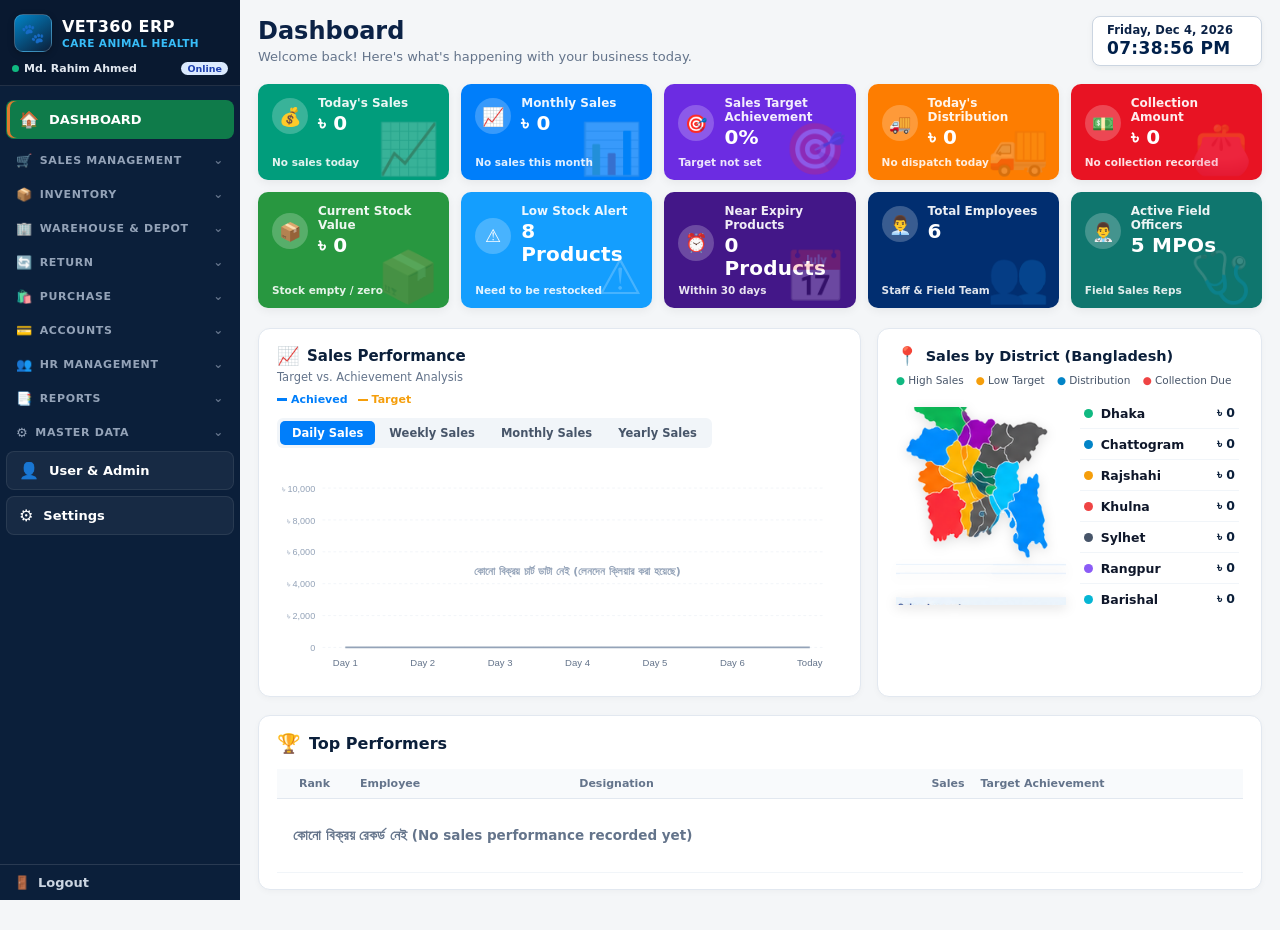
<file: index.html>
<!DOCTYPE html>
<html lang="en">
<head>
  <meta charset="UTF-8" />
  <meta name="viewport" content="width=device-width, initial-scale=1" />
  <title>CARE ANIMAL HEALTH — VET360 ERP</title>
  <link rel="stylesheet" href="style.css?v=inv-89" />
</head>
<body>
  <div id="login" class="login">
    <form class="lcard" id="login-form" autocomplete="off">
      <h1 id="login-co-name">CARE ANIMAL HEALTH</h1>
      <div class="tag" id="login-erp-tag">VET360 ERP</div>
      <p class="sub">Veterinary Pharmaceutical Management System</p>
      <label class="fld">User ID<input id="u" value="admin" autocomplete="off" /></label>
      <label class="fld">Password<input id="p" type="password" value="Vet360#Admin" autocomplete="new-password" /></label>
      <div class="err" id="err"></div>
      <button class="btn p block" type="submit">Sign In</button>
      <div class="hint">admin / Vet360#Admin<br/>manager / Vet360#Mgr<br/>mpo / Vet360#Mpo</div>
      <div style="margin-top:14px;text-align:center">
        <a href="care-animal-health-vet360-trial.zip" download="care-animal-health-vet360-trial.zip" style="color:#38bdf8;font-size:12px;font-weight:700;text-decoration:none;display:inline-flex;align-items:center;gap:6px">
          <span>📥</span> Download Full Client ZIP Package
        </a>
      </div>
    </form>
  </div>

  <div id="app" class="app hidden">
    <aside>
      <div class="sidebar-brand-box">
        <div style="display:flex;align-items:center;gap:10px;padding:14px 14px 10px">
          <div class="sys-badge-icon" id="aside-sys-logo">
            <span>🐾</span>
          </div>
          <div>
            <b style="font-size:16px;font-weight:900;color:#fff;letter-spacing:.03em;display:block;line-height:1.2">VET360 ERP</b>
            <span style="font-size:10.5px;color:#38bdf8;font-weight:700;letter-spacing:.04em;text-transform:uppercase;display:block" id="aside-sys-subtitle">CARE ANIMAL HEALTH</span>
          </div>
        </div>
        <div style="padding:0 12px 10px;display:flex;justify-content:space-between;align-items:center;font-size:11px;color:#94a3b8;border-bottom:1px solid rgba(255,255,255,0.1)">
          <span style="display:flex;align-items:center;gap:5px;overflow:hidden;text-overflow:ellipsis;white-space:nowrap;max-width:145px">
            <span style="width:7px;height:7px;border-radius:50%;background:#10b981;display:inline-block;flex:none"></span>
            <span id="who-mini" style="color:#e2e8f0;font-weight:600">Md. Rahim Ahmed</span>
          </span>
          <span class="pill pb" style="font-size:9.5px;padding:1px 6px">Online</span>
        </div>
      </div>
      <nav id="nav"></nav>
      <div class="st" style="display:none">
        <span id="who"></span>
      </div>
      <div class="sidebar-footer" style="padding:10px 14px;border-top:1px solid rgba(255,255,255,0.12);margin-top:auto">
        <a href="#" class="nav-logout-btn" onclick="return V.logout()" style="display:flex;align-items:center;gap:8px;color:#cbd5e1;text-decoration:none;font-size:13px;font-weight:700">
          <span>🚪</span> Logout
        </a>
      </div>
    </aside>
    <main>
      <div id="hdr-preview" style="display:none"></div>
      <div class="page" id="page"></div>
    </main>
    <button id="btn-out" style="display:none" onclick="V.logout()"></button>
  </div>
  <div id="modal"></div>
  <div class="toast" id="toast"></div>
  <div id="print-root" class="print-root hidden"></div>
  <script src="app.js?v=inv-89"></script>
</body>
</html>
</file>
<file: style.css>
:root{
  --navy:#0B1F3A; --navy2:#071525; --brand:#0F7B4A; --teal:#148F77; --accent:#E07A2F;
  --bg:#F4F6F8; --card:#fff; --ink:#0f172a; --muted:#64748b; --line:#e2e8f0;
}
*{box-sizing:border-box;margin:0;padding:0}
html,body{min-height:100%;font-family:Inter,system-ui,Segoe UI,sans-serif;background:var(--bg);color:var(--ink)}
button,input,select,textarea{font:inherit} button{cursor:pointer}
.hidden{display:none!important} img{max-width:100%}
.login{min-height:100vh;display:grid;place-items:center;background:var(--navy);padding:20px}
.lcard{background:#fff;width:min(440px,100%);padding:28px;border-radius:16px;box-shadow:0 24px 70px rgba(0,0,0,.35)}
.lcard h1{font-size:18px;letter-spacing:.04em}
.tag{color:var(--brand);font-weight:800;margin:4px 0 10px}
label.fld{display:grid;gap:4px;font-size:12px;font-weight:700;color:var(--muted);margin-top:10px}
input,select,textarea{border:1px solid var(--line);border-radius:8px;padding:9px 10px;background:#fff}
.btn{border:1px solid var(--line);background:#fff;border-radius:8px;padding:8px 12px;font-weight:700;font-size:13px}
.btn.p{background:var(--brand);color:#fff;border:0}
.btn.d{background:#fee2e2;color:#991b1b;border:0}
.btn.block{width:100%;margin-top:14px;padding:11px}
.err{color:#b91c1c;font-size:13px;margin-top:8px}
.hint{font-size:12px;background:#f8fafc;border-radius:8px;padding:10px;margin-top:12px;line-height:1.5}
.app{display:flex;min-height:100vh}
aside{width:240px;background:var(--navy);color:#dbe4ef;display:flex;flex-direction:column;position:sticky;top:0;height:100vh;overflow:auto;flex-shrink:0}
.logo{padding:14px 14px 12px;border-bottom:1px solid #ffffff1a}
.logo b{display:block;font-size:12px;letter-spacing:.04em;color:#fff}
.logo span{color:#4ade80;font-size:12px;font-weight:700}
nav{padding:8px 6px;flex:1}
.nav-dash-link{display:block;color:#fff;text-decoration:none;padding:9px 12px;border-radius:8px;font-size:13px;margin-bottom:6px;background:rgba(255,255,255,0.05);border:1px solid rgba(255,255,255,0.08);transition:all .12s ease}
.nav-dash-link:hover{background:rgba(255,255,255,0.12)}
.nav-dash-link.on{background:var(--brand);color:#fff;box-shadow:inset 3px 0 0 var(--accent);font-weight:700;border-color:transparent}
.sec.sec-toggle{cursor:pointer;display:flex;justify-content:space-between;align-items:center;user-select:none;padding:8px 10px;border-radius:7px;margin:4px 0 2px;font-size:11px;letter-spacing:.06em;font-weight:800;text-transform:uppercase;color:#94a3b8;transition:all .15s ease}
.sec.sec-toggle:hover{background:rgba(255,255,255,0.08);color:#fff}
.sec.sec-toggle.open{color:#f1f5f9;background:rgba(255,255,255,0.04)}
.sec.sec-toggle .sec-title{display:flex;align-items:center;gap:7px}
.sec.sec-toggle .sec-ico{font-size:13px;line-height:1}
.sec.sec-toggle .sec-arrow{font-size:9.5px;color:#64748b;transition:transform .15s ease}
.sec.sec-toggle.open .sec-arrow{color:#cbd5e1}
.sec-items{padding-left:4px;margin-bottom:5px}
.sec-items a{display:block;color:#cbd5e1;text-decoration:none;padding:6.5px 10px 6.5px 16px;border-radius:6px;font-size:12.5px;margin:1.5px 0;transition:all .12s ease}
.sec-items a:hover{background:rgba(255,255,255,0.09);color:#fff}
.sec-items a.on{background:var(--brand);color:#fff;box-shadow:inset 3px 0 0 var(--accent);font-weight:700}
.nav-sub-group{margin:1.5px 0}
.nav-sub-head{display:flex;justify-content:space-between;align-items:center;color:#cbd5e1;text-decoration:none;padding:6.5px 10px 6.5px 16px;border-radius:6px;font-size:12.5px;transition:background .12s ease}
.nav-sub-head:hover{background:rgba(255,255,255,0.09);color:#fff}
.nav-sub-head.on{background:rgba(15,123,74,0.45);color:#fff;font-weight:700;box-shadow:inset 3px 0 0 var(--accent)}
.nav-sub-head .sub-arrow{font-size:9.5px;opacity:0.85}
.nav-sub-list{padding-left:8px;margin-left:20px;border-left:2px solid rgba(255,255,255,0.18);margin-top:2px;margin-bottom:4px}
.nav-sub-link{display:block;color:#cbd5e1;text-decoration:none;padding:5px 8px;border-radius:5px;font-size:12px;margin:1.5px 0;transition:all .12s ease}
.nav-sub-link:hover{background:rgba(255,255,255,0.1);color:#fff}
.nav-sub-link.on{background:var(--brand);color:#fff;box-shadow:inset 3px 0 0 var(--accent);font-weight:700}
.sub-prefix{opacity:0.7;margin-right:4px;font-family:monospace}
.filter-bar-card{background:#fff;border:1px solid #e2e8f0;border-radius:10px;padding:12px 16px;margin-bottom:16px;box-shadow:0 1px 3px rgba(0,0,0,0.04)}
.filter-bar-grid{display:flex;gap:12px;flex-wrap:wrap;align-items:flex-end}
.filter-bar-grid label.fld{margin:0;gap:4px}
.filter-bar-grid label.fld span{font-size:11.5px;font-weight:700;color:#334155}
.filter-bar-grid input[type="date"],.filter-bar-grid input[type="text"],.filter-bar-grid select{padding:7px 10px;font-size:13px;border:1px solid #cbd5e1;border-radius:6px}
.btn-filter-search{background:#2563eb!important;color:#fff!important;border:none!important;padding:8px 18px!important;font-weight:700!important;font-size:13px!important;border-radius:6px!important;display:inline-flex;align-items:center;gap:6px;cursor:pointer}
.btn-filter-search:hover{background:#1d4ed8!important}

.sidebar-brand-box{background:rgba(0,0,0,0.18);margin-bottom:6px}
.sys-badge-icon{width:38px;height:38px;border-radius:9px;background:linear-gradient(145deg,#0284c7,#0B1F3A);color:#fff;display:grid;place-items:center;font-size:19px;border:1px solid rgba(255,255,255,0.22);box-shadow:0 2px 6px rgba(0,0,0,0.25);flex:none}

/* ---------- Model Dashboard Styles (Care Animal Health) ---------- */
.top-header-wrap{background:#fff;border-bottom:1px solid #e2e8f0;position:sticky;top:0;z-index:25}
.top-ribbons{display:flex;width:100%;font-size:11px;font-weight:700;color:#fff;text-align:center;line-height:1.35}
.top-ribbons>div{padding:5px 12px}

.dash-kpis-grid{display:grid;grid-template-columns:repeat(5,1fr);gap:12px;margin-bottom:20px}
@media(max-width:1400px){.dash-kpis-grid{grid-template-columns:repeat(5,1fr)}}
@media(max-width:1180px){.dash-kpis-grid{grid-template-columns:repeat(3,1fr)}}
@media(max-width:768px){.dash-kpis-grid{grid-template-columns:repeat(2,1fr)}}
@media(max-width:480px){.dash-kpis-grid{grid-template-columns:1fr}}

.kpi-card-vibrant{border-radius:10px;padding:12px 14px;color:#fff;position:relative;overflow:hidden;box-shadow:0 3px 10px rgba(0,0,0,0.06);display:flex;flex-direction:column;justify-content:space-between;min-height:96px;transition:transform .15s ease,box-shadow .15s ease}
.kpi-card-vibrant:hover{transform:translateY(-2px);box-shadow:0 6px 16px rgba(0,0,0,0.12)}
.kpi-card-vibrant .kpi-head{display:flex;align-items:center;gap:10px;margin-bottom:2px}
.kpi-card-vibrant .kpi-icon-badge{width:36px;height:36px;border-radius:50%;background:rgba(255,255,255,0.22);display:grid;place-items:center;font-size:18px;font-weight:900;color:#fff;flex:none}
.kpi-card-vibrant .kpi-title{font-size:12px;font-weight:600;color:rgba(255,255,255,0.92);line-height:1.2}
.kpi-card-vibrant .kpi-value{font-size:20px;font-weight:900;color:#fff;line-height:1.15;margin:2px 0 2px;letter-spacing:.01em}
.kpi-card-vibrant .kpi-trend{font-size:10.5px;font-weight:700;color:rgba(255,255,255,0.88);display:flex;align-items:center;gap:3px}
.kpi-card-vibrant .kpi-watermark{position:absolute;right:10px;bottom:6px;font-size:50px;opacity:0.22;pointer-events:none;line-height:1}

.dash-middle-grid{display:grid;grid-template-columns:1.22fr 0.78fr;gap:16px;margin-bottom:18px}
@media(max-width:1100px){.dash-middle-grid{grid-template-columns:1fr}}

.chart-card,.map-card,.table-card{background:#fff;border:1px solid #e2e8f0;border-radius:12px;padding:16px 18px;box-shadow:0 2px 6px rgba(0,0,0,0.03)}

.btn-chart-tab{background:transparent;border:none;padding:5px 12px;font-size:11.5px;font-weight:700;color:#475569;border-radius:5px;cursor:pointer;transition:all .12s}
.btn-chart-tab.active,.btn-chart-tab:hover{background:#007efa;color:#fff}

.dist-item{display:flex;justify-content:space-between;align-items:center;padding:7px 4px;border-bottom:1px solid #f1f5f9;font-size:12.5px}
.dist-item:last-child{border-bottom:none}
.dist-dot{width:9px;height:9px;border-radius:50%;display:inline-block;margin-right:8px}

.perf-progress-bar{width:100%;height:8px;background:#e2e8f0;border-radius:99px;overflow:hidden;margin-top:4px}
.perf-progress-fill{height:100%;background:#10b981;border-radius:99px}
.rank-badge{width:24px;height:24px;border-radius:6px;display:grid;place-items:center;font-size:12px;font-weight:800;color:#fff}

.dash-clock-card{background:#fff;border:1.5px solid #cbd5e1;border-radius:8px;padding:6px 14px;box-shadow:0 2px 6px rgba(0,0,0,0.05);text-align:left;user-select:none;min-width:170px}
.dash-clock-date{font-size:11.5px;font-weight:700;color:#0b2246;margin-bottom:2px;letter-spacing:.01em}
.dash-clock-time{font-size:17px;font-weight:900;color:#00204a;letter-spacing:.02em;line-height:1.15;font-variant-numeric:tabular-nums}

.st{padding:10px 12px 14px;font-size:11px;border-top:1px solid #ffffff1a;line-height:1.5}
main{flex:1;min-width:0}
.top{background:#fff;border-bottom:1px solid var(--line);padding:10px 16px;display:flex;justify-content:space-between;gap:8px;flex-wrap:wrap;align-items:center}
.top b{display:block;font-size:14px}
.ok{color:var(--brand);font-weight:700;font-size:12px}
.page{padding:16px 18px 40px}
.hrow{display:flex;justify-content:space-between;gap:10px;flex-wrap:wrap;margin-bottom:12px;align-items:flex-start}
.hrow h2{font-size:22px}
.sub{color:var(--muted);font-size:13px}
.kpis{display:grid;grid-template-columns:repeat(auto-fill,minmax(190px,1fr));gap:10px;margin-bottom:12px}
.kpi{background:#fff;border:1px solid #e8eef3;border-radius:12px;padding:12px}
.kpi s{display:block;text-decoration:none;font-size:11px;color:var(--muted);font-weight:700}
.kpi b{display:block;margin-top:4px;font-size:17px;font-variant-numeric:tabular-nums;font-weight:800}
.kpi em{display:block;font-style:normal;font-size:11px;color:var(--brand);margin-top:4px}
.kpi .row{display:flex;gap:10px;align-items:flex-start}
.ico{width:36px;height:36px;border-radius:10px;display:grid;place-items:center;flex:none;font-size:16px}
.tabs{display:flex;gap:6px;flex-wrap:wrap}
.tabs button.on{background:var(--brand);color:#fff;border-color:transparent}
.dash4{display:grid;grid-template-columns:1.2fr 1fr .9fr 1fr;gap:10px;margin-bottom:10px}
.leg{display:flex;gap:10px;font-size:11px;color:var(--muted)}
.dot{width:8px;height:8px;border-radius:50%;display:inline-block;margin-right:4px}
.alert-row{display:flex;justify-content:space-between;align-items:center;padding:8px 0;border-bottom:1px solid #f1f5f9;font-size:13px;cursor:pointer}
.mdg{display:grid;grid-template-columns:1fr 1fr;gap:6px;font-size:12px}
.mdg div{background:#f8fafc;border-radius:8px;padding:8px}
.mdg b{display:block;font-size:16px}
.card h3{font-size:14px;margin-bottom:8px;display:flex;justify-content:space-between;align-items:center}
.card{background:#fff;border:1px solid #e8eef3;border-radius:12px;padding:14px;margin-bottom:10px}
.grid2{display:grid;grid-template-columns:1fr 1fr;gap:10px}
table.data{width:100%;border-collapse:collapse;font-size:13px}
table.data th{text-align:left;font-size:11px;color:var(--muted);padding:8px;border-bottom:1px solid var(--line)}
table.data td{padding:8px;border-bottom:1px solid #f1f5f9;vertical-align:middle}
.num{text-align:right;font-variant-numeric:tabular-nums}
.pill{display:inline-block;padding:2px 8px;border-radius:99px;font-size:11px;font-weight:700}
.pg{background:#dcfce7;color:#166534}.pa{background:#ffedd5;color:#9a3412}.pr{background:#fee2e2;color:#991b1b}.pb{background:#dbeafe;color:#1e40af}
.bar{display:flex;gap:8px;flex-wrap:wrap;margin-bottom:10px}
.modalbg{position:fixed;inset:0;background:#07152599;display:grid;place-items:center;z-index:40;padding:16px}
.modal{background:#fff;border-radius:14px;width:min(760px,100%);max-height:90vh;overflow:auto;padding:16px}
.modal.wide{width:min(980px,100%)}
#hdr-preview{display:none!important}
.combo{position:relative}
.combo > input{width:100%;padding-right:28px}
.combo-list{display:none;position:absolute;left:0;top:100%;z-index:9999;min-width:340px;max-width:480px;background:#fff;border:1.5px solid var(--navy);border-radius:8px;max-height:240px;overflow:auto;box-shadow:0 12px 36px rgba(11,31,58,.28)}
.combo-list.on{display:block}
.combo-item{padding:8px 10px;cursor:pointer;font-size:12.5px;color:var(--ink);border-bottom:1px solid #f1f5f9}
.combo-item:hover,.combo-item.on{background:#f0fdf4}
.combo-item small{display:block;color:var(--muted);font-size:11px}
.combo-empty{padding:8px 10px;font-size:12px;color:var(--muted)}
.invlines, .invlines td, .invlines tr{overflow:visible}
.combo-arrow{position:absolute;right:6px;top:8px;border:0;background:transparent;color:var(--muted);font-size:11px;padding:2px 4px;z-index:2}
.stk-tip{position:fixed;z-index:85;background:#0B1F3A;color:#fff;padding:8px 10px;border-radius:8px;font-size:12px;line-height:1.45;pointer-events:none;display:none;box-shadow:0 10px 28px rgba(0,0,0,.28);max-width:280px}
.stk-tip.on{display:block}
.stk-tip.out{background:#7f1d1d}
.stk-tip b{color:#4ade80}
.fg{display:grid;grid-template-columns:1fr 1fr;gap:8px}
.span2{grid-column:span 2}
.toast{position:fixed;bottom:16px;left:50%;transform:translateX(-50%);background:var(--navy);color:#fff;padding:10px 14px;border-radius:8px;opacity:0;transition:.2s;z-index:50}
.toast.on{opacity:1}
.qa{display:grid;grid-template-columns:1fr 1fr;gap:8px}
.topr{display:flex;gap:8px;align-items:center;flex-wrap:wrap}
.chip{border:1px solid var(--line);border-radius:8px;padding:6px 8px;font-size:12px;background:#f8fafc}
.prog{height:6px;background:#ffffff22;border-radius:99px;margin:6px 0}
.prog i{display:block;height:100%;width:99.98%;background:var(--brand);border-radius:99px}
.hdrp div{padding:6px 16px;font-size:12px}
.lines{width:100%}
.lines input{width:70px}
.warn{background:#fff7ed;border:1px solid #fed7aa;padding:10px;border-radius:8px;font-size:13px;color:#9a3412;margin:8px 0}
.qa button{text-align:left;padding:10px;border-radius:8px;border:1px solid var(--line);background:#f8fafc;font-weight:700;font-size:12px}
.inv-top{display:grid;grid-template-columns:1.15fr 1fr;gap:12px}
.inv-co{font-size:13px;line-height:1.55;color:#334155}
.inv-co b.nm{display:block;font-size:18px;color:var(--navy);margin-bottom:4px}
.inv-co .muted{color:var(--muted);font-size:12px}
table.invlines{min-width:1100px;font-size:12px;table-layout:fixed;border-collapse:collapse;width:100%}
table.invlines th{white-space:nowrap;padding:7px 5px;background:#f1f5f9;color:var(--navy);font-weight:700;border:1px solid #e2e8f0;box-sizing:border-box}
table.invlines td{padding:5px 4px;vertical-align:middle;border:1px solid #e2e8f0;overflow:visible;box-sizing:border-box}
table.invlines input,table.invlines select{width:100%;padding:6px 6px;min-width:0;box-sizing:border-box}
table.invlines .wqty{width:100%} table.invlines .wamt{width:100%;font-weight:700}
.stk{color:var(--brand);font-size:11px;font-weight:700;white-space:nowrap}
.stk.low{color:#b45309} .stk.out{color:#b91c1c}
.stk-under{display:block;margin-top:4px;font-size:11px;font-weight:700;color:var(--brand);line-height:1.35;white-space:normal}
.invsum{width:min(400px,100%);margin-left:auto;background:#f8fafc;border:1px solid var(--line);border-radius:12px;padding:12px 14px}
.invsum .r{display:flex;justify-content:space-between;align-items:center;gap:12px;padding:5px 0;font-size:13px}
.invsum .r input{width:150px;text-align:right}
.invsum .r.g{font-weight:800;border-top:2px solid var(--navy);margin-top:8px;padding-top:10px;font-size:15px}
.inv-note{font-size:12px;color:var(--muted);margin-top:8px}
.scrollx{overflow:auto}
@media(max-width:1100px){.dash4{grid-template-columns:1fr 1fr}}
@media(max-width:860px){
  .app{flex-direction:column} aside{width:100%;height:auto;position:relative}
  .fg,.grid2,.dash4{grid-template-columns:1fr} .span2{grid-column:auto}
}
.print-root{display:none}
.print-root.on{display:block;position:fixed;inset:0;background:#f1f5f9;z-index:90;overflow:auto}
.print-bar{position:sticky;top:0;background:#fff;border-bottom:1.5px solid #cbd5e1;padding:8px 16px;display:flex;gap:8px;align-items:center;z-index:95;box-shadow:0 1px 4px rgba(0,0,0,0.06);flex-wrap:wrap}
.print-sheet{background:#fff;width:210mm;max-width:210mm;min-height:297mm;margin:16px auto;box-shadow:0 4px 20px rgba(0,0,0,0.15);box-sizing:border-box;display:flex;flex-direction:column}
.print-sheet.landscape, .print-landscape .print-sheet{width:297mm;max-width:297mm;min-height:210mm}
.print-body{padding:8mm 10mm;box-sizing:border-box;flex:1;display:flex;flex-direction:column}
.print-landscape .print-body, body.print-landscape .print-body{min-height:180mm}
.ph-wrap{display:flex;align-items:center;gap:14px;padding:16px 18px 10px}
.ph-badge{width:56px;height:56px;border-radius:12px;background:linear-gradient(160deg,var(--brand),var(--navy));color:#fff;display:grid;place-items:center;font-weight:900;font-size:16px;letter-spacing:.02em;flex:none}
.ph-co h1{font-size:22px;color:var(--navy);letter-spacing:.01em}
.ph-tag{color:var(--brand);font-weight:800;font-size:12px;margin-top:2px}
.ph-addr{color:#334155;font-size:12px;margin-top:4px;line-height:1.5}
.ph-rule{height:0;border-top:3px double var(--navy);margin:0 18px 10px}
.ph-doc{text-align:center;font-size:17px;letter-spacing:.06em;margin:6px 0 14px;color:var(--navy)}
@media print{.ph-wrap,.ph-rule,.ph-doc{padding-left:0;padding-right:0;margin-left:0;margin-right:0}}
/* ---------- Care Animal Health Professional Invoice Frame ---------- */
.inv-frame{border:1.5px solid var(--navy);font-size:11px;color:var(--ink);background:#fff;padding:8px 12px 10px;box-sizing:border-box;position:relative;display:flex;flex-direction:column;justify-content:space-between;flex:1;min-height:254mm;margin:0 auto;width:100%;overflow:visible}
.print-landscape .inv-frame, body.print-landscape .inv-frame{min-height:172mm}
.inv-spacer{flex:1!important;display:flex!important;flex-direction:column!important;align-items:center!important;justify-content:center!important;position:relative!important;min-height:25mm!important;margin:4px 0!important;pointer-events:none!important}
.inv-spacer .watermark,.watermark,.watermark-overlay{display:flex!important;flex-direction:column!important;align-items:center!important;justify-content:center!important;text-align:center!important;pointer-events:none!important;user-select:none!important;opacity:0.25!important;width:100%!important;margin:auto 0!important}
.watermark .wm-badge,.watermark-overlay .wm-badge,.inv-spacer .watermark .wm-badge{width:125px!important;height:125px!important;border-radius:24px!important;border:4.5px solid #94a3b8!important;color:#94a3b8!important;display:flex!important;align-items:center!important;justify-content:center!important;font-size:56px!important;font-weight:900!important;letter-spacing:3px!important;margin:0 auto!important}
.watermark .wm-name,.watermark-overlay .wm-name,.inv-spacer .watermark .wm-name{font-size:22px!important;font-weight:900!important;color:#94a3b8!important;letter-spacing:4px!important;text-transform:uppercase!important;white-space:nowrap!important;margin-top:8px!important;text-align:center!important}
.inv-frame .if-head,.inv-frame .if-title,.inv-frame .if-info,.inv-frame table.ptable,.inv-frame .if-foot{position:relative;z-index:1;background:transparent!important}
.inv-frame .if-head{display:flex;align-items:center;gap:14px;padding:12px 14px 8px}
.inv-frame .if-logo{width:56px;height:56px;border-radius:8px;background:linear-gradient(160deg,var(--brand),var(--navy));color:#fff;display:grid;place-items:center;font-weight:900;font-size:17px;flex:none;letter-spacing:.02em}
.inv-frame .if-name{font-size:19px;font-weight:900;color:var(--navy);letter-spacing:.01em}
.inv-frame .if-tag{color:var(--brand);font-weight:800;font-size:11.5px;margin-top:1px}
.inv-frame .if-meta{color:#334155;font-size:11px;margin-top:3px;line-height:1.45}
.inv-frame .if-title{text-align:center;font-size:14px;font-weight:900;letter-spacing:.14em;color:var(--navy);padding:5px 0;border-top:1.5px solid var(--navy);border-bottom:1.5px solid var(--navy)}
.inv-frame .if-info{display:grid;grid-template-columns:1.06fr 0.94fr;position:relative;z-index:1}
.inv-frame .if-col{padding:8px 12px 10px}
.inv-frame .if-col + .if-col{border-left:1.5px solid var(--navy)}
.if-row{display:flex;gap:8px;padding:2.5px 0;line-height:1.4;font-size:11px}
.inv-frame .if-col:first-child .if-row span{color:#475569;width:118px;flex:none;font-weight:500}
.inv-frame .if-col:last-child .if-row span{color:#475569;width:92px;flex:none;font-weight:500}
.if-row b{font-weight:700;color:var(--ink);flex:1}

/* Table with full column borders and CAH professional styling */
table.ptable{width:100%;border-collapse:collapse;font-size:10.5px;table-layout:fixed;background:transparent!important}
table.ptable th,table.ptable td{border:1px solid var(--navy);padding:5px 4px;vertical-align:middle;overflow-wrap:break-word;background:transparent!important}
table.ptable thead th{background:rgba(232,238,243,0.55)!important;text-align:center;font-weight:800;font-size:10px;color:var(--navy);white-space:nowrap}
table.ptable td.ctr{text-align:center;white-space:nowrap}
table.ptable td.rt{text-align:right;font-variant-numeric:tabular-nums;white-space:nowrap}
table.ptable th.dv,table.ptable td.dv{border-left:1.5px solid var(--navy)}
table.ptable td.sleft{text-align:right;font-weight:700;color:#334155;background:rgba(248,250,252,0.55)!important;border:1px solid var(--navy)}
table.ptable tr.grand td{background:rgba(232,238,243,0.55)!important;font-weight:900;font-size:12px;color:var(--navy);border:1.5px solid var(--navy)}
table.ptable td.inwords-cell{background:rgba(248,250,252,0.55)!important;padding:6px 10px;font-size:11px;color:var(--navy);text-align:left;line-height:1.4;border:1px solid var(--navy)}
table.ptable td.inwords-cell b{color:#334155;margin-right:6px}

/* Exact column widths summing to 100% */
table.ptable col.c1{width:4%}
table.ptable col.c2{width:12%}
table.ptable col.c3{width:18%}
table.ptable col.c4{width:9%}
table.ptable col.c5{width:5.5%}
table.ptable col.c6{width:7.5%}
table.ptable col.c7{width:6.5%}
table.ptable col.c8{width:6.5%}
table.ptable col.c9{width:8.5%}
table.ptable col.c10{width:7.5%}
table.ptable col.c11{width:15%} /* Amount */

/* Footer pinned to bottom */
.inv-frame .if-foot{margin-top:auto;padding:10px 14px 14px;border-top:1.5px solid var(--navy)}
.inv-frame .if-note{font-size:10px;color:#475569;line-height:1.45;margin-bottom:12px}
.inv-frame .psign{display:flex;justify-content:space-between;gap:12px;text-align:center;font-size:10.5px;font-weight:700;color:var(--navy);margin-top:20px}
.inv-frame .psign > div{flex:1}
.inv-frame .psign .sline{display:block;border-top:1px dashed #64748b;margin-top:26px;width:80%;margin-left:auto;margin-right:auto}

/* ---------- Daily Sales Officer Wise Invoice & Store Dispatch Summary ---------- */
.dos-wrap{margin-bottom:24px}
.dos-card{background:#fff;border:1px solid #cbd5e1;border-radius:8px;margin-bottom:20px;overflow:hidden;box-shadow:0 1px 3px rgba(0,0,0,0.06)}
.dos-head{display:flex;justify-content:space-between;align-items:center;background:var(--navy);color:#fff;padding:10px 16px;flex-wrap:wrap;gap:10px}
.dos-title{font-size:14px;font-weight:800;display:flex;align-items:center;gap:10px}
.dos-badges{display:flex;gap:8px;flex-wrap:wrap;align-items:center}
.dos-badge{background:rgba(255,255,255,0.18);color:#fff;padding:3px 9px;border-radius:4px;font-size:11.5px;font-weight:600}
.dos-badge.g{background:#0f7b4a}
.dos-badge.o{background:#e07a2f}
.dos-body{padding:14px 16px}
.dos-sec-head{display:flex;justify-content:space-between;align-items:baseline;margin:14px 0 8px;padding-bottom:4px;border-bottom:1.5px solid #e2e8f0}
.dos-sec-head h4{margin:0;font-size:13px;font-weight:800;color:var(--navy)}
.dos-sec-head span.sub{font-size:11.5px;color:#64748b}
table.dos-table{width:100%;border-collapse:collapse;font-size:11.5px;margin-bottom:16px}
table.dos-table th,table.dos-table td{border:1px solid #cbd5e1;padding:6px 8px;vertical-align:middle}
table.dos-table thead th{background:#f1f5f9;color:var(--navy);font-weight:800;text-align:left}
table.dos-table th.ctr,table.dos-table td.ctr{text-align:center}
table.dos-table th.rt,table.dos-table td.rt{text-align:right;font-variant-numeric:tabular-nums}
table.dos-table tr.total-row td{background:#e8eef3;font-weight:900;color:var(--navy)}
table.dos-table tr.total-row td.highlight{background:#dbeafe;color:#1e40af}

/* legacy helper styles still used by other print docs */
.inv-info2{display:grid;grid-template-columns:1fr 1fr;gap:12px;margin-bottom:12px}
.pbox{border:1px solid var(--navy);font-size:12px}
.pbox-h{background:var(--navy);color:#fff;font-weight:800;font-size:11px;letter-spacing:.05em;padding:5px 8px}
.prow{display:flex;gap:8px;padding:4px 8px;border-bottom:1px solid #dbe3ec;line-height:1.4}
.prow:last-child{border-bottom:0}
.prow span{color:#475569;min-width:132px;flex:none}
.prow b{font-weight:700;color:var(--ink)}
.psum{width:min(380px,100%);margin-left:auto;border:1px solid var(--navy);font-size:12px;margin-bottom:12px}
.psum .r{display:flex;justify-content:space-between;gap:10px;padding:5px 10px;border-bottom:1px solid #dbe3ec}
.psum .r:last-child{border-bottom:0}
.psum .r.g{font-weight:900;background:#e8eef3;border-top:2px solid var(--navy);font-size:13px}
.pnote{font-size:11px;color:#475569;margin-bottom:22px;line-height:1.5}
.psign{display:flex;justify-content:space-between;gap:12px;text-align:center;font-size:11px;font-weight:700;margin-top:26px}
.psign > div{flex:1}
.psign span{font-weight:400;color:#475569}
/* ---------- Sales Target & Performance Styles ---------- */
.tab-nav{display:flex;gap:8px;margin-bottom:16px;border-bottom:1.5px solid #cbd5e1;padding-bottom:10px;flex-wrap:wrap}
.tab-btn{padding:8px 18px;font-weight:700;font-size:12.5px;border-radius:6px;border:1px solid #cbd5e1;background:#fff;cursor:pointer;color:#334155;transition:all .15s}
.tab-btn:hover{background:#f1f5f9}
.tab-btn.active{background:var(--navy);color:#fff;border-color:var(--navy)}

.prog-wrap{width:100%;min-width:110px;background:#e2e8f0;border-radius:999px;height:9px;overflow:hidden;display:flex}
.prog-fill{height:100%;border-radius:999px;transition:width .3s}
.prog-fill.g{background:#16a34a}
.prog-fill.b{background:#2563eb}
.prog-fill.o{background:#f59e0b}
.prog-fill.r{background:#dc2626}

.leaderboard-grid{display:grid;grid-template-columns:repeat(auto-fit,minmax(280px,1fr));gap:16px;margin-bottom:20px}
.podium-card{background:#fff;border:1.5px solid #cbd5e1;border-radius:10px;padding:16px;position:relative;box-shadow:0 2px 6px rgba(0,0,0,0.04)}
.podium-card.rank1{border-color:#f59e0b;background:linear-gradient(180deg,#fffdf5 0%,#fff 45%)}
.podium-card.rank2{border-color:#94a3b8;background:linear-gradient(180deg,#f8fafc 0%,#fff 45%)}
.podium-card.rank3{border-color:#d97706;background:linear-gradient(180deg,#fff7ed 0%,#fff 45%)}
.podium-badge{position:absolute;top:12px;right:14px;font-size:24px}
.podium-name{font-size:15px;font-weight:800;color:var(--navy);margin-bottom:2px}
.podium-sub{font-size:11.5px;color:#64748b;margin-bottom:12px}
.podium-stat{display:flex;justify-content:space-between;font-size:11.5px;padding:4px 0;border-bottom:1px dashed #e2e8f0}
.podium-stat:last-child{border-bottom:0}
.podium-stat b{font-weight:700;color:var(--navy)}

body.printing .app,body.printing .login,body.printing .toast,body.printing #modal{display:none!important}
body.printing .print-root{display:block!important}
@media print{
  @page{size:auto;margin:0mm}
  aside,.top,.bar,.btn,.print-bar,.login,.toast,#modal{display:none!important;margin:0!important;padding:0!important;height:0!important;overflow:hidden!important}
  .app{display:none!important}
  .print-root,.print-root.on{display:block!important;position:static!important;overflow:visible!important;background:#fff!important;padding:0!important;margin:0!important;width:100%!important;height:auto!important;min-height:0!important}
  html,body{background:#fff!important;margin:0!important;padding:0!important;width:100%!important;height:auto!important;min-height:0!important;overflow:visible!important;-webkit-print-color-adjust:exact!important;print-color-adjust:exact!important}
  .print-sheet{width:100%!important;max-width:100%!important;margin:0!important;padding:0!important;box-shadow:none!important;background:transparent!important;height:auto!important;min-height:0!important}
  .print-body{padding:4mm 6mm!important;margin:0!important;box-sizing:border-box!important;width:100%!important;height:auto!important;min-height:0!important}
  .inv-frame{border:1.5px solid var(--navy)!important;padding:6px 10px 8px!important;display:flex!important;flex-direction:column!important;justify-content:space-between!important;min-height:232mm!important;max-height:236mm!important;height:234mm!important;box-sizing:border-box!important;position:relative!important;page-break-inside:avoid!important;break-inside:avoid!important;overflow:visible!important;-webkit-print-color-adjust:exact!important;print-color-adjust:exact!important}
  body.print-landscape .inv-frame, .print-landscape .inv-frame{min-height:152mm!important;max-height:156mm!important;height:154mm!important}
  @media (orientation: landscape){
    .inv-frame, body.print-landscape .inv-frame, .print-landscape .inv-frame{min-height:152mm!important;max-height:156mm!important;height:154mm!important}
  }
  @media (orientation: portrait){
    .inv-frame{min-height:232mm!important;max-height:236mm!important;height:234mm!important}
  }
  .inv-frame .if-head,.inv-frame .if-title,.inv-frame .if-info,.inv-frame table.ptable,.inv-frame .if-foot{position:relative!important;z-index:1!important;background:transparent!important}
  .inv-frame .if-foot{margin-top:auto!important;border-top:1.5px solid var(--navy)!important;padding-top:6px!important;page-break-inside:avoid!important;break-inside:avoid!important}
  .inv-frame .if-title,.inv-frame .if-col + .if-col{border-color:var(--navy)!important}
  .inv-frame .if-logo{background:linear-gradient(160deg,var(--brand),var(--navy))!important;color:#fff!important}
  .inv-frame .if-logo.logo-img,.inv-frame .if-logo:has(img){background:#fff!important;border:1.5px solid var(--navy)!important}
  table.ptable{width:100%!important;border-collapse:collapse!important;page-break-inside:auto!important}
  table.ptable thead{display:table-header-group!important}
  table.ptable tr{page-break-inside:avoid!important}
  table.ptable th,table.ptable td{border-color:var(--navy)!important;padding:3px 5px!important;font-size:9.5px!important;line-height:1.3!important}
  table.ptable thead th{background:#e8eef3!important;color:var(--navy)!important;-webkit-print-color-adjust:exact;print-color-adjust:exact}
  table.ptable tr.grand td{background:#e8eef3!important;color:var(--navy)!important;-webkit-print-color-adjust:exact;print-color-adjust:exact}
  table.ptable td.sleft{background:rgba(248,250,252,0.45)!important;-webkit-print-color-adjust:exact;print-color-adjust:exact}
  table.ptable td.inwords-cell{background:rgba(248,250,252,0.45)!important;color:var(--navy)!important;-webkit-print-color-adjust:exact;print-color-adjust:exact}
  .inv-spacer{flex:1!important;display:flex!important;flex-direction:column!important;align-items:center!important;justify-content:center!important;position:relative!important;min-height:20mm!important;margin:4px 0!important;pointer-events:none!important}
  .inv-spacer .watermark,.watermark,.watermark-overlay{display:flex!important;flex-direction:column!important;align-items:center!important;justify-content:center!important;text-align:center!important;pointer-events:none!important;user-select:none!important;opacity:0.25!important;width:100%!important;margin:auto 0!important;-webkit-print-color-adjust:exact!important;print-color-adjust:exact!important}
  .watermark .wm-badge,.watermark-overlay .wm-badge,.inv-spacer .watermark .wm-badge{width:125px!important;height:125px!important;border-radius:24px!important;border:4.5px solid #94a3b8!important;color:#94a3b8!important;display:flex!important;align-items:center!important;justify-content:center!important;font-size:56px!important;font-weight:900!important;letter-spacing:3px!important;margin:0 auto!important;-webkit-print-color-adjust:exact!important;print-color-adjust:exact!important}
  .watermark .wm-name,.watermark-overlay .wm-name,.inv-spacer .watermark .wm-name{font-size:22px!important;font-weight:900!important;color:#94a3b8!important;letter-spacing:4px!important;text-transform:uppercase!important;white-space:nowrap!important;margin-top:8px!important;text-align:center!important;-webkit-print-color-adjust:exact!important;print-color-adjust:exact!important}
}
</file>
